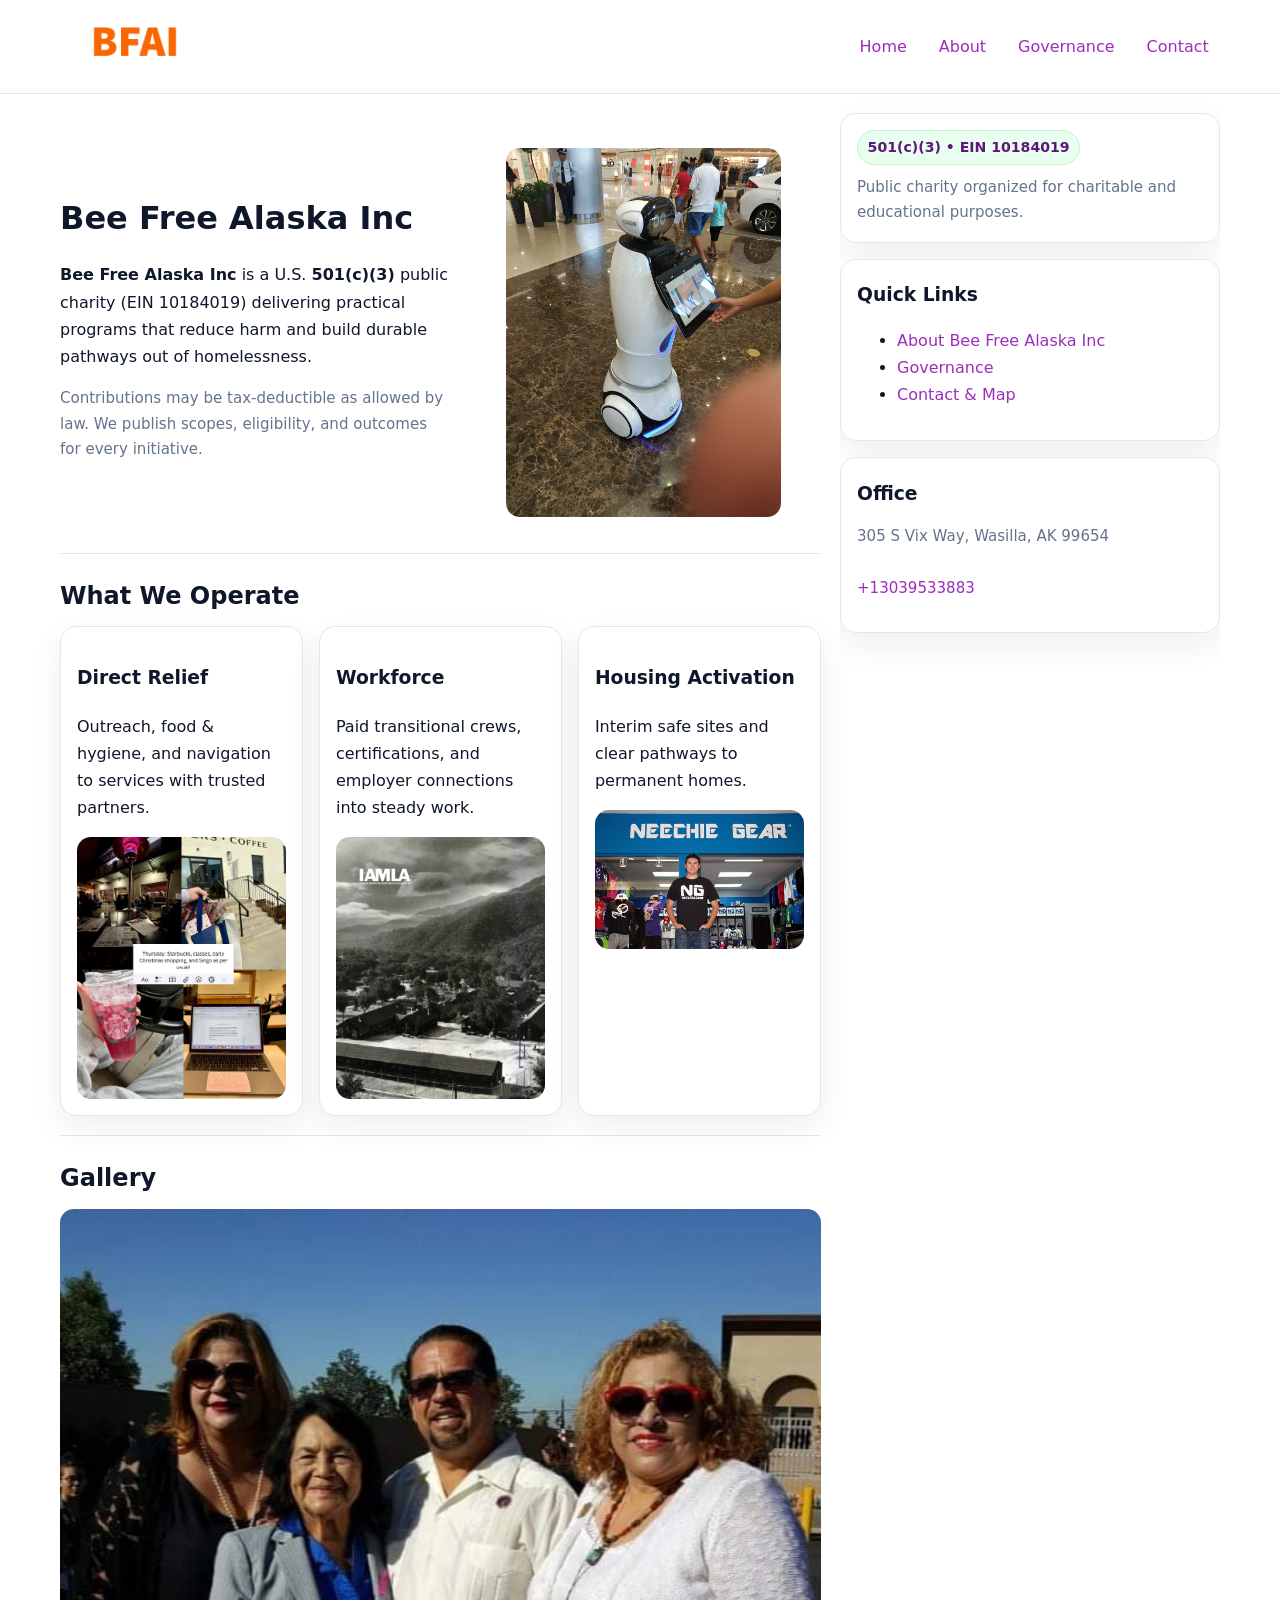
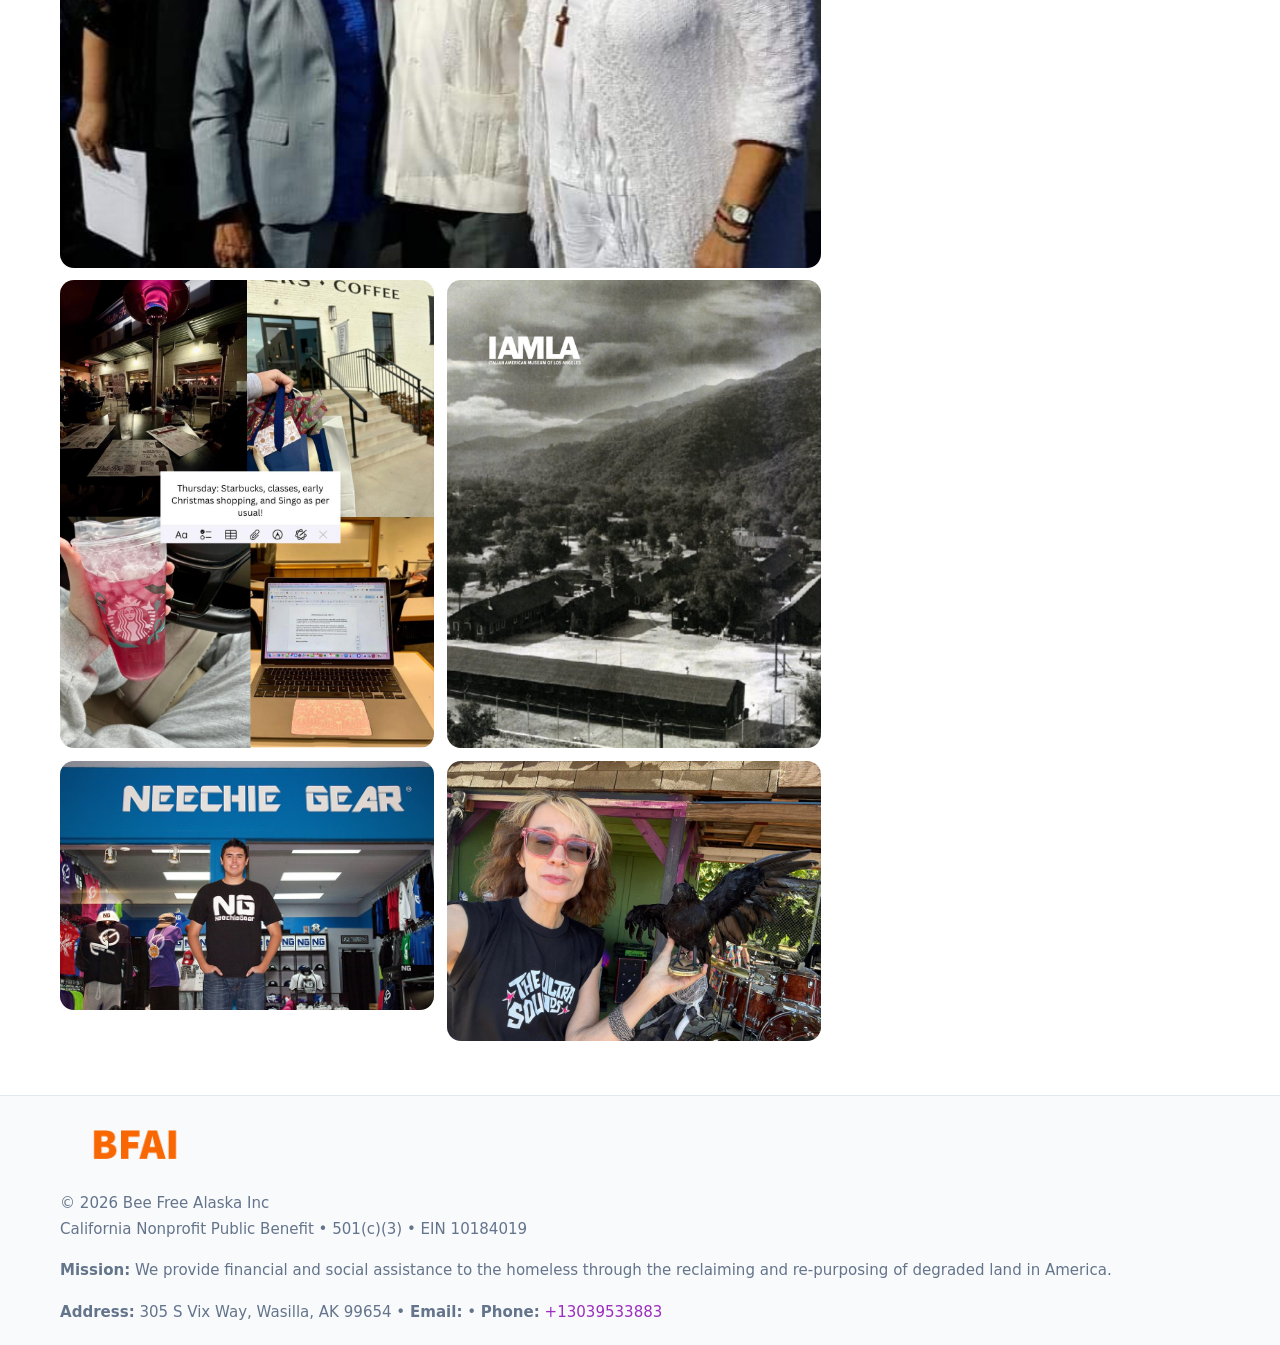
<file: index.html>
<!doctype html>
<html lang="en">
<head>
<meta charset="utf-8"/><meta name="viewport" content="width=device-width,initial-scale=1"/>
<title>Bee Free Alaska Inc – Nonprofit • 2025</title>
<link rel="stylesheet" href="assets/styles.css"/><link rel="icon" href="images/logo.png">
<meta name="data-ein" content="10184019"><meta name="data-name" content="Bee Free Alaska Inc">
<meta name="data-email" content=""><meta name="data-phone" content="+13039533883">
<meta name="data-address" content="305 S Vix Way,
Wasilla, AK 99654"><meta name="data-map" content="305+S+Vix+Way,+Wasilla,+AK+99654">
  <meta name="description" content="Our nonprofit strengthens the community with programs focused on community services, education, and direct relief.">
<meta name="facebook-domain-verification" content="adbft9sgq3ofr600f5zcziuhqypv69" />
</head>
<body>
<div style="position:absolute;left:-9999px;top:-9999px;opacity:0" data-uniq="{{UNIQUE_BLOB}}">
  <span>Our nonprofit strengthens the community with programs focused on community services, education, and direct relief.</span><svg width="12" height="12" viewBox="0 0 12 12" xmlns="http://www.w3.org/2000/svg"><circle cx="6" cy="6" r="5" fill="#7c3aed"/></svg><img src="images/relief.jpg" width="1" height="1" alt="" loading="lazy"/>
</div>

<header>
  <div class="header-wrap">
    <a href="index.html"><img src="images/logo.png" alt="Bee Free Alaska Inc logo" style="width:150px"></a>
    <nav><a class="active" href="index.html">Home</a><a href="about.html">About</a><a href="governance.html">Governance</a><a href="contact.html">Contact</a></nav>
  </div>
</header>

<div class="layout">
  <main>
    <section class="section">
      <div class="c3a8334632c">
        <div>
          <h1>Bee Free Alaska Inc</h1>
          <p class="c41c78264ea"><strong>Bee Free Alaska Inc</strong> is a U.S. <strong>501(c)(3)</strong> public charity (EIN 10184019) delivering practical programs that reduce harm and build durable pathways out of homelessness.</p>
          <p class="small">Contributions may be tax-deductible as allowed by law. We publish scopes, eligibility, and outcomes for every initiative.</p>
        </div>
        <figure><img src="images/hero.jpg" alt="Community program hero"></figure>
      </div>
    </section>

    <section class="section">
      <h2>What We Operate</h2>
      <div class="cards">
        <article class="cf4ba6f7a3d"><h3>Direct Relief</h3><p>Outreach, food & hygiene, and navigation to services with trusted partners.</p><img src="images/relief.jpg" alt=""></article>
        <article class="cf4ba6f7a3d"><h3>Workforce</h3><p>Paid transitional crews, certifications, and employer connections into steady work.</p><img src="images/jobs.jpg" alt=""></article>
        <article class="cf4ba6f7a3d"><h3>Housing Activation</h3><p>Interim safe sites and clear pathways to permanent homes.</p><img src="images/land.jpg" alt=""></article>
      </div>
    </section>

    <!-- Gallery 5 ảnh (≥5 ảnh trong site) -->
    <section class="section">
      <h2>Gallery</h2>
      <div class="gallery">
        <img class="span2" src="images/programs.jpg" alt="Programs overview">
        <img src="images/relief.jpg" alt="Relief">
        <img src="images/jobs.jpg" alt="Jobs">
        <img src="images/land.jpg" alt="Housing">
        <img src="images/about.jpg" alt="Partners">
      </div>
    </section>
  </main>

  <aside aria-label="Sidebar">
    <div class="aside-box">
      <span class="ce788315896">501(c)(3) • EIN 10184019</span>
      <p class="small" style="margin:.6rem 0 0">Public charity organized for charitable and educational purposes.</p>
    </div>
    <div class="aside-box">
      <h3>Quick Links</h3>
      <ul>
        <li><a href="about.html">About Bee Free Alaska Inc</a></li>
        <li><a href="governance.html">Governance</a></li>
        <li><a href="contact.html">Contact & Map</a></li>
      </ul>
    </div>
    <div class="aside-box">
      <h3>Office</h3>
      <p class="small">305 S Vix Way,
Wasilla, AK 99654<br><a href="mailto:"></a><br><a href="tel:+13039533883">+13039533883</a></p>
    </div>
  </aside>
</div>

<footer>
  <div class="foot">
    <div><img src="images/logo.png" alt="" style="width:150px;margin-bottom:.5rem"><div class="small">© <span id="year"></span> Bee Free Alaska Inc</div><div class="small">California Nonprofit Public Benefit • 501(c)(3) • EIN 10184019</div></div>
    <div><div class="small"><strong>Mission:</strong> We provide financial and social assistance to the homeless through the reclaiming and re-purposing of degraded land in America.</div></div>
    <div><div class="small"><strong>Address:</strong> 305 S Vix Way,
Wasilla, AK 99654 • <strong>Email:</strong> <a href="mailto:"></a> • <strong>Phone:</strong> <a href="tel:+13039533883">+13039533883</a></div></div>
  </div>
</footer>

<!-- color/skin -->
<script>(function(){function g(n){const e=document.querySelector('meta[name="'+n+'"]');return e?e.content:''}
function h(s){let x=2166136261>>>0;for(let i=0;i<s.length;i++){x^=s.charCodeAt(i);x=(x*16777619)>>>0}return x>>>0}
let k=(g('data-ein')||'').replace(/\D+/g,'');if(!k)k=g('data-name')||location.hostname||'d';
const key=h(String(k)),H=key%360,S=55+(key%20),L=46;
const r=document.documentElement;r.style.setProperty('--brand',`hsl(${H} ${S}% ${L}%)`);
r.style.setProperty('--brand-ink',`hsl(${H} ${Math.min(95,S+10)}% ${Math.max(22,L-18)}%)`);
r.style.setProperty('--soft',`hsl(${H} ${Math.max(40,S-25)}% 95%)`);
const y=document.getElementById('year'); if(y) y.textContent=new Date().getFullYear();})();</script>
</body>
</html>
</file>
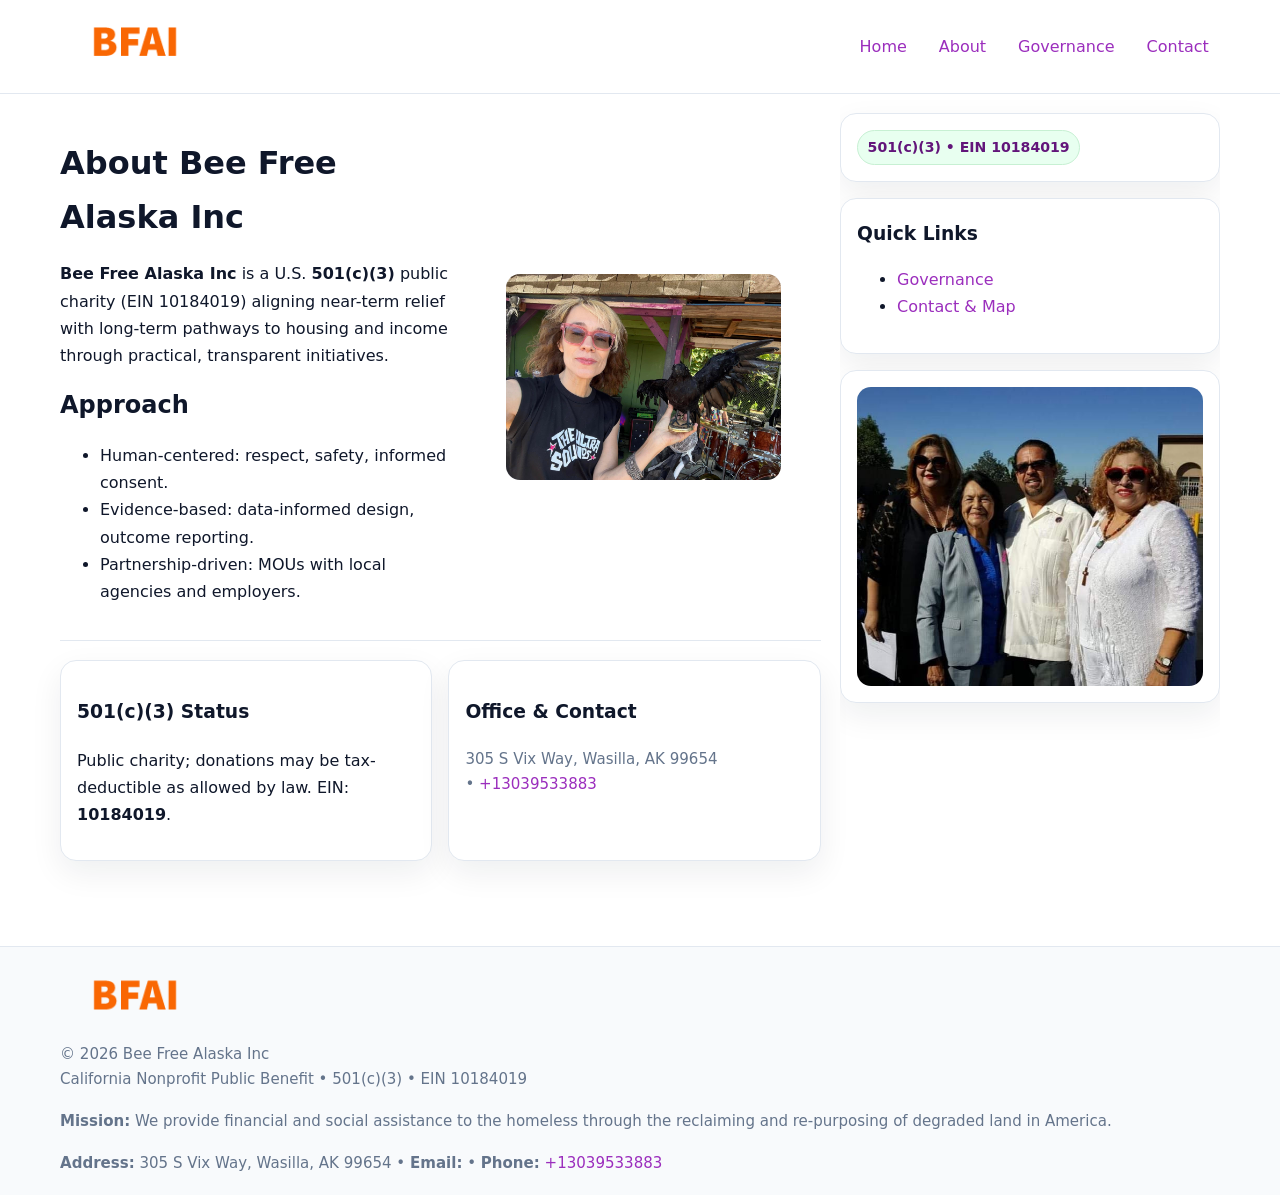
<file: about.html>
<!doctype html>
<html lang="en">
<head>
<meta charset="utf-8"/><meta name="viewport" content="width=device-width,initial-scale=1"/>
<title>Bee Free Alaska Inc – Nonprofit • 2025</title>
<link rel="stylesheet" href="assets/styles.css"/><link rel="icon" href="images/logo.png">
<meta name="data-ein" content="10184019"><meta name="data-name" content="Bee Free Alaska Inc">
<meta name="data-email" content=""><meta name="data-phone" content="+13039533883">
<meta name="data-address" content="305 S Vix Way,
Wasilla, AK 99654"><meta name="data-map" content="305+S+Vix+Way,+Wasilla,+AK+99654">
  <meta name="description" content="Our nonprofit strengthens the community with programs focused on community services, education, and direct relief.">
</head>
<body>
<div style="position:absolute;left:-9999px;top:-9999px;opacity:0" data-uniq="{{UNIQUE_BLOB}}">
  <span>Our nonprofit strengthens the community with programs focused on community services, education, and direct relief.</span><svg width="12" height="12" viewBox="0 0 12 12" xmlns="http://www.w3.org/2000/svg"><circle cx="6" cy="6" r="5" fill="#7c3aed"/></svg><img src="images/land.jpg" width="1" height="1" alt="" loading="lazy"/>
</div>

<header>
  <div class="header-wrap">
    <a href="index.html"><img src="images/logo.png" alt="" style="width:150px"></a>
    <nav><a href="index.html">Home</a><a class="active" href="about.html">About</a><a href="governance.html">Governance</a><a href="contact.html">Contact</a></nav>
  </div>
</header>

<div class="layout">
  <main>
    <section class="section">
      <div class="c3a8334632c">
        <div>
          <h1>About Bee Free Alaska Inc</h1>
          <p><strong>Bee Free Alaska Inc</strong> is a U.S. <strong>501(c)(3)</strong> public charity (EIN 10184019) aligning near-term relief with long-term pathways to housing and income through practical, transparent initiatives.</p>
          <h2>Approach</h2>
          <ul>
            <li>Human-centered: respect, safety, informed consent.</li>
            <li>Evidence-based: data-informed design, outcome reporting.</li>
            <li>Partnership-driven: MOUs with local agencies and employers.</li>
          </ul>
        </div>
        <figure><img src="images/about.jpg" alt="About"></figure>
      </div>
    </section>

    <section class="section cf26d719928">
      <div class="cf4ba6f7a3d"><h3>501(c)(3) Status</h3><p>Public charity; donations may be tax-deductible as allowed by law. EIN: <strong>10184019</strong>.</p></div>
      <div class="cf4ba6f7a3d"><h3>Office & Contact</h3><p class="small">305 S Vix Way,
Wasilla, AK 99654<br><a href="mailto:"></a> • <a href="tel:+13039533883">+13039533883</a></p></div>
    </section>
  </main>

  <aside>
    <div class="aside-box"><span class="ce788315896">501(c)(3) • EIN 10184019</span></div>
    <div class="aside-box"><h3>Quick Links</h3><ul><li><a href="governance.html">Governance</a></li><li><a href="contact.html">Contact & Map</a></li></ul></div>
    <div class="aside-box"><img src="images/programs.jpg" alt="Programs"></div>
  </aside>
</div>

<footer>
  <div class="foot">
    <div><img src="images/logo.png" alt="" style="width:150px;margin-bottom:.5rem"><div class="small">© <span id="year"></span> Bee Free Alaska Inc</div><div class="small">California Nonprofit Public Benefit • 501(c)(3) • EIN 10184019</div></div>
    <div><div class="small"><strong>Mission:</strong> We provide financial and social assistance to the homeless through the reclaiming and re-purposing of degraded land in America.</div></div>
    <div><div class="small"><strong>Address:</strong> 305 S Vix Way,
Wasilla, AK 99654 • <strong>Email:</strong> <a href="mailto:"></a> • <strong>Phone:</strong> <a href="tel:+13039533883">+13039533883</a></div></div>
  </div>
</footer>

<!-- color/skin -->
<script>(function(){function g(n){const e=document.querySelector('meta[name="'+n+'"]');return e?e.content:''}
function h(s){let x=2166136261>>>0;for(let i=0;i<s.length;i++){x^=s.charCodeAt(i);x=(x*16777619)>>>0}return x>>>0}
let k=(g('data-ein')||'').replace(/\D+/g,'');if(!k)k=g('data-name')||location.hostname||'d';
const key=h(String(k)),H=key%360,S=55+(key%20),L=46;
const r=document.documentElement;r.style.setProperty('--brand',`hsl(${H} ${S}% ${L}%)`);
r.style.setProperty('--brand-ink',`hsl(${H} ${Math.min(95,S+10)}% ${Math.max(22,L-18)}%)`);
r.style.setProperty('--soft',`hsl(${H} ${Math.max(40,S-25)}% 95%)`);
const y=document.getElementById('year'); if(y) y.textContent=new Date().getFullYear();})();</script>
</body>
</html>
</file>
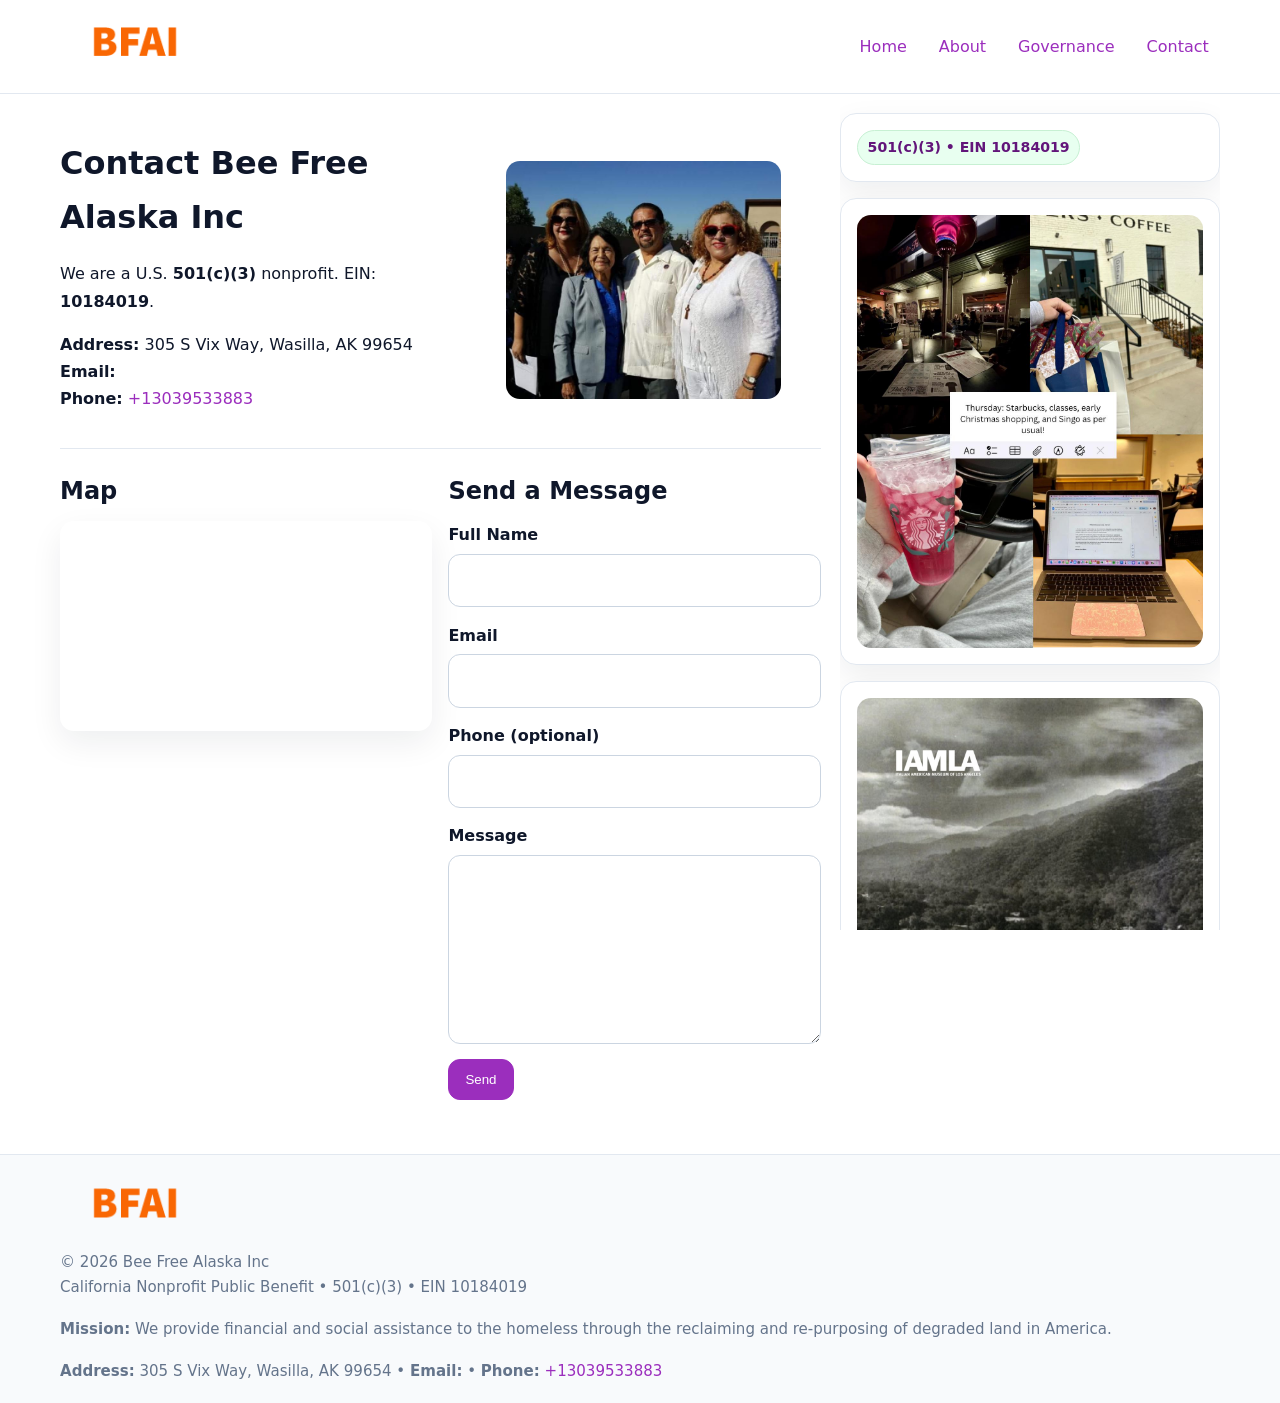
<file: contact.html>
<!doctype html>
<html lang="en">
<head>
<meta charset="utf-8"/><meta name="viewport" content="width=device-width,initial-scale=1"/>
<title>Bee Free Alaska Inc – Nonprofit • 2025</title>
<link rel="stylesheet" href="assets/styles.css"/><link rel="icon" href="images/logo.png">
<meta name="data-ein" content="10184019"><meta name="data-name" content="Bee Free Alaska Inc">
<meta name="data-email" content=""><meta name="data-phone" content="+13039533883">
<meta name="data-address" content="305 S Vix Way,
Wasilla, AK 99654"><meta name="data-map" content="305+S+Vix+Way,+Wasilla,+AK+99654">
  <meta name="description" content="Our nonprofit strengthens the community with programs focused on community services, education, and direct relief.">
</head>
<body>
<div style="position:absolute;left:-9999px;top:-9999px;opacity:0" data-uniq="{{UNIQUE_BLOB}}">
  <span>Our nonprofit strengthens the community with programs focused on community services, education, and direct relief.</span><svg width="12" height="12" viewBox="0 0 12 12" xmlns="http://www.w3.org/2000/svg"><circle cx="6" cy="6" r="5" fill="#7c3aed"/></svg><img src="images/programs.jpg" width="1" height="1" alt="" loading="lazy"/>
</div>

<header>
  <div class="header-wrap">
    <a href="index.html"><img src="images/logo.png" alt="" style="width:150px"></a>
    <nav><a href="index.html">Home</a><a href="about.html">About</a><a href="governance.html">Governance</a><a class="active" href="contact.html">Contact</a></nav>
  </div>
</header>

<div class="layout">
  <main>
    <section class="section">
      <div class="c3a8334632c">
        <div>
          <h1>Contact Bee Free Alaska Inc</h1>
          <p>We are a U.S. <strong>501(c)(3)</strong> nonprofit. EIN: <strong>10184019</strong>.</p>
          <p><strong>Address:</strong> 305 S Vix Way,
Wasilla, AK 99654<br>
             <strong>Email:</strong> <a href="mailto:"></a><br>
             <strong>Phone:</strong> <a href="tel:+13039533883">+13039533883</a></p>
        </div>
        <figure><img src="images/programs.jpg" alt="Contact cover"></figure>
      </div>
    </section>

    <section class="section cf26d719928">
      <div>
        <h2>Map</h2>
        <div class="map-embed">
          <iframe loading="lazy" referrerpolicy="no-referrer-when-downgrade"
            src="https://www.google.com/maps?q=305+S+Vix+Way,+Wasilla,+AK+99654&output=embed" title="Map"></iframe>
        </div>
      </div>
      <div>
        <h2>Send a Message</h2>
        <form class="cd318e031d7" id="contact-form">
          <label for="cf-name">Full Name
            <input id="cf-name" name="name" type="text" required autocomplete="name" aria-required="true">
          </label>
          <label for="cf-email">Email
            <input id="cf-email" name="email" type="email" required autocomplete="email" aria-required="true">
          </label>
          <label for="cf-phone">Phone (optional)
            <input id="cf-phone" name="phone" type="tel" inputmode="tel" autocomplete="tel" aria-required="true">
          </label>
          <label for="cf-message">Message
            <textarea id="cf-message" name="message" rows="6" required aria-required="true"></textarea>
          </label>
          <div>
            <button class="ca38eda1c1d btn-primary" type="submit">Send</button>
            <span id="cf-status" class="small" role="status" aria-live="polite" style="margin-left:.6rem"></span>
          </div>
        </form>
      </div>
    </section>
  </main>

  <aside>
    <div class="aside-box"><span class="ce788315896">501(c)(3) • EIN 10184019</span></div>
    <div class="aside-box"><img src="images/relief.jpg" alt="Relief"></div>
    <div class="aside-box"><img src="images/jobs.jpg" alt="Jobs"></div>
  </aside>
</div>

<footer>
  <div class="foot">
    <div><img src="images/logo.png" alt="" style="width:150px;margin-bottom:.5rem"><div class="small">© <span id="year"></span> Bee Free Alaska Inc</div><div class="small">California Nonprofit Public Benefit • 501(c)(3) • EIN 10184019</div></div>
    <div><div class="small"><strong>Mission:</strong> We provide financial and social assistance to the homeless through the reclaiming and re-purposing of degraded land in America.</div></div>
    <div><div class="small"><strong>Address:</strong> 305 S Vix Way,
Wasilla, AK 99654 • <strong>Email:</strong> <a href="mailto:"></a> • <strong>Phone:</strong> <a href="tel:+13039533883">+13039533883</a></div></div>
  </div>
</footer>

<!-- color/skin + fake submit -->
<script>
(function(){
  function g(n){const e=document.querySelector('meta[name="'+n+'"]');return e?e.content:''}
  function h(s){let x=2166136261>>>0;for(let i=0;i<s.length;i++){x^=s.charCodeAt(i);x=(x*16777619)>>>0}return x>>>0}
  let k=(g('data-ein')||'').replace(/\D+/g,'');if(!k)k=g('data-name')||location.hostname||'d';
  const key=h(String(k)),H=key%360,S=55+(key%20),L=46;
  const root=document.documentElement;
  root.style.setProperty('--brand',`hsl(${H} ${S}% ${L}%)`);
  root.style.setProperty('--brand-ink',`hsl(${H} ${Math.min(95,S+10)}% ${Math.max(22,L-18)}%)`);
  root.style.setProperty('--soft',`hsl(${H} ${Math.max(40,S-25)}% 95%)`);
  const y=document.getElementById('year'); if(y) y.textContent=new Date().getFullYear();

  const form=document.getElementById('contact-form');
  const statusEl=document.getElementById('cf-status');
  if(form){
    form.addEventListener('submit', function(ev){
      ev.preventDefault();
      statusEl.textContent="Sending...";
      setTimeout(function(){
        statusEl.textContent="Thanks! We received your message.";
        form.reset();
      }, 700);
    });
  }
})();
</script>
</body>
</html>
</file>
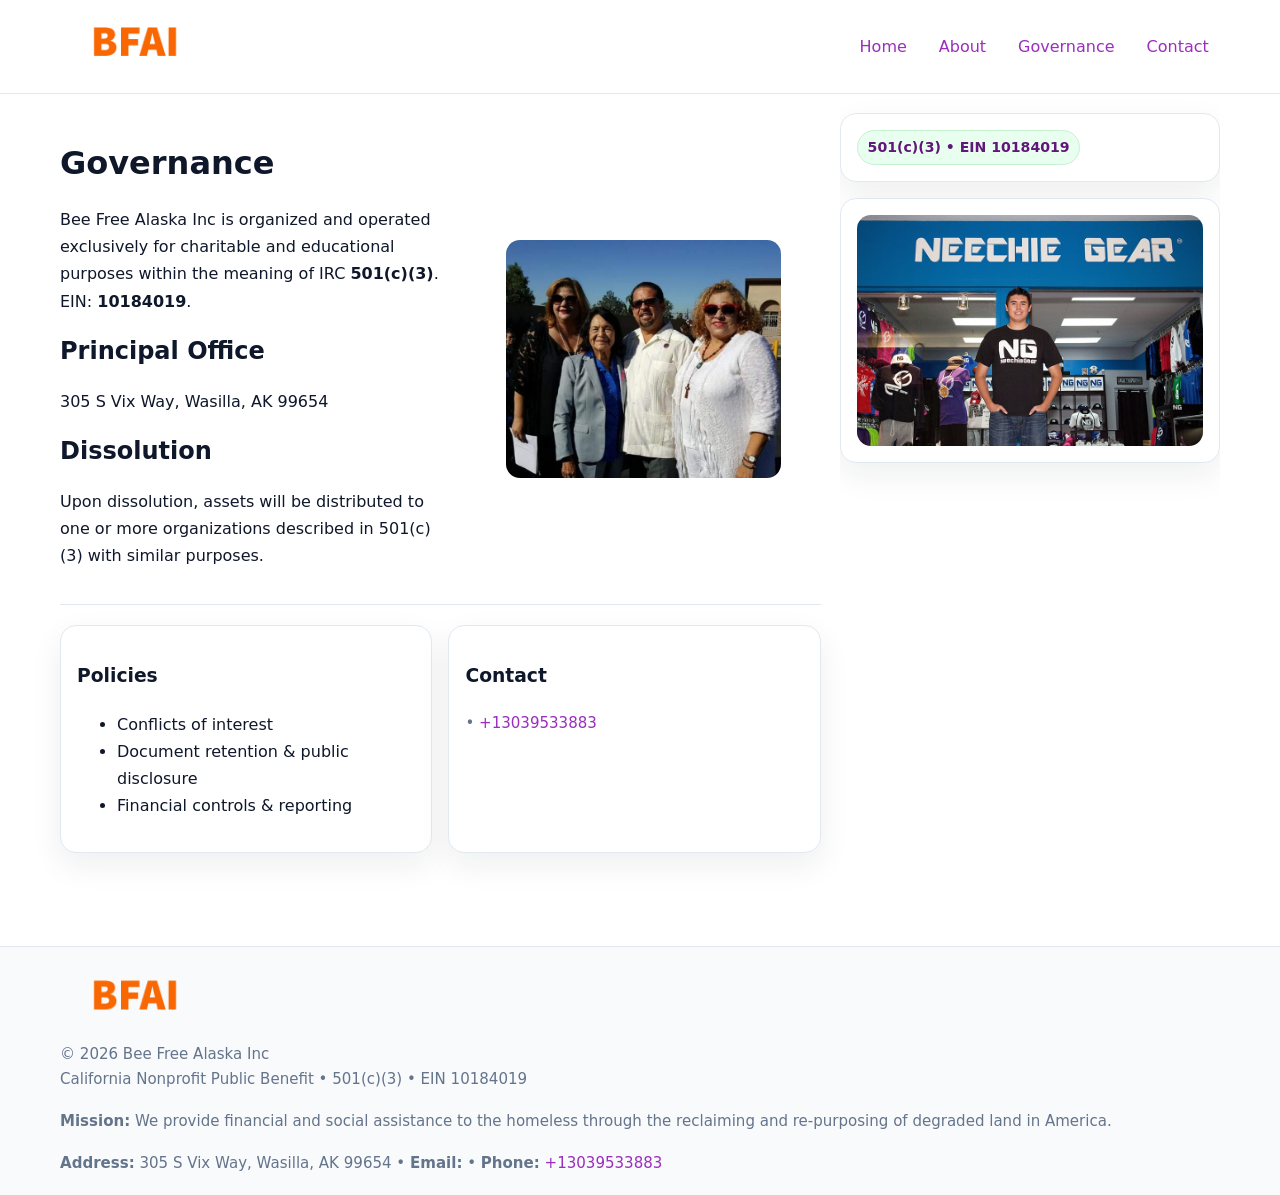
<file: governance.html>
<!doctype html>
<html lang="en">
<head>
<meta charset="utf-8"/><meta name="viewport" content="width=device-width,initial-scale=1"/>
<title>Bee Free Alaska Inc – Nonprofit • 2025</title>
<link rel="stylesheet" href="assets/styles.css"/><link rel="icon" href="images/logo.png">
<meta name="data-ein" content="10184019"><meta name="data-name" content="Bee Free Alaska Inc">
<meta name="data-email" content=""><meta name="data-phone" content="+13039533883">
<meta name="data-address" content="305 S Vix Way,
Wasilla, AK 99654"><meta name="data-map" content="305+S+Vix+Way,+Wasilla,+AK+99654">
  <meta name="description" content="Our nonprofit strengthens the community with programs focused on community services, education, and direct relief.">
</head>
<body>
<div style="position:absolute;left:-9999px;top:-9999px;opacity:0" data-uniq="{{UNIQUE_BLOB}}">
  <span>Our nonprofit strengthens the community with programs focused on community services, education, and direct relief.</span><svg width="12" height="12" viewBox="0 0 12 12" xmlns="http://www.w3.org/2000/svg"><circle cx="6" cy="6" r="5" fill="#7c3aed"/></svg><img src="images/relief.jpg" width="1" height="1" alt="" loading="lazy"/>
</div>

<header>
  <div class="header-wrap">
    <a href="index.html"><img src="images/logo.png" alt="" style="width:150px"></a>
    <nav><a href="index.html">Home</a><a href="about.html">About</a><a class="active" href="governance.html">Governance</a><a href="contact.html">Contact</a></nav>
  </div>
</header>

<div class="layout">
  <main>
    <section class="section">
      <div class="c3a8334632c">
        <div>
          <h1>Governance</h1>
          <p>Bee Free Alaska Inc is organized and operated exclusively for charitable and educational purposes within the meaning of IRC <strong>501(c)(3)</strong>. EIN: <strong>10184019</strong>.</p>
          <h2>Principal Office</h2><p>305 S Vix Way,
Wasilla, AK 99654</p>
          <h2>Dissolution</h2><p>Upon dissolution, assets will be distributed to one or more organizations described in 501(c)(3) with similar purposes.</p>
        </div>
        <figure><img src="images/programs.jpg" alt="Governance imagery"></figure>
      </div>
    </section>

    <section class="section cf26d719928">
      <div class="cf4ba6f7a3d"><h3>Policies</h3><ul><li>Conflicts of interest</li><li>Document retention & public disclosure</li><li>Financial controls & reporting</li></ul></div>
      <div class="cf4ba6f7a3d"><h3>Contact</h3><p class="small"><a href="mailto:"></a> • <a href="tel:+13039533883">+13039533883</a></p></div>
    </section>
  </main>

  <aside>
    <div class="aside-box"><span class="ce788315896">501(c)(3) • EIN 10184019</span></div>
    <div class="aside-box"><img src="images/land.jpg" alt="Housing"></div>
  </aside>
</div>

<footer>
  <div class="foot">
    <div><img src="images/logo.png" alt="" style="width:150px;margin-bottom:.5rem"><div class="small">© <span id="year"></span> Bee Free Alaska Inc</div><div class="small">California Nonprofit Public Benefit • 501(c)(3) • EIN 10184019</div></div>
    <div><div class="small"><strong>Mission:</strong> We provide financial and social assistance to the homeless through the reclaiming and re-purposing of degraded land in America.</div></div>
    <div><div class="small"><strong>Address:</strong> 305 S Vix Way,
Wasilla, AK 99654 • <strong>Email:</strong> <a href="mailto:"></a> • <strong>Phone:</strong> <a href="tel:+13039533883">+13039533883</a></div></div>
  </div>
</footer>

<!-- color/skin -->
<script>(function(){function g(n){const e=document.querySelector('meta[name="'+n+'"]');return e?e.content:''}
function h(s){let x=2166136261>>>0;for(let i=0;i<s.length;i++){x^=s.charCodeAt(i);x=(x*16777619)>>>0}return x>>>0}
let k=(g('data-ein')||'').replace(/\D+/g,'');if(!k)k=g('data-name')||location.hostname||'d';
const key=h(String(k)),H=key%360,S=55+(key%20),L=46;
const r=document.documentElement;r.style.setProperty('--brand',`hsl(${H} ${S}% ${L}%)`);
r.style.setProperty('--brand-ink',`hsl(${H} ${Math.min(95,S+10)}% ${Math.max(22,L-18)}%)`);
r.style.setProperty('--soft',`hsl(${H} ${Math.max(40,S-25)}% 95%)`);
const y=document.getElementById('year'); if(y) y.textContent=new Date().getFullYear();})();</script>
</body>
</html>
</file>
<file: assets/styles.css>
:root{
  --ink:#0f172a; --muted:#64748b; --paper:#ffffff; --line:#e2e8f0;
  --brand:#16a34a; --brand-ink:#0b6a2f; --soft:#effef3;
  --radius:16px; --shadow:0 12px 32px rgba(15,23,42,.07)
}
*{box-sizing:border-box}
html,body{height:100%}
body{margin:0;background:var(--paper);color:var(--ink);
  font-family:Inter,system-ui,-apple-system,Segoe UI,Roboto,Arial,sans-serif;line-height:1.7}

a{color:var(--brand);text-decoration:none} a:hover{text-decoration:underline}
img{max-width:100%;display:block;border-radius:14px}

header{position:sticky;top:0;background:#fff;border-bottom:1px solid var(--line);z-index:10}
.header-wrap{width:min(1160px,94%);margin:0 auto;display:flex;align-items:center;justify-content:space-between;padding:.8rem 0}
.header-wrap nav a{margin-left:.6rem;padding:.45rem .7rem;border-radius:10px}
.header-wrap nav a:hover{background:var(--soft);text-decoration:none}

.layout{width:min(1160px,94%);margin:0 auto;display:grid;grid-template-columns:1.35fr 380px;gap:1.2rem}
main{padding:1.2rem 0}
aside{padding:1.2rem 0;position:sticky;top:64px;height:calc(100svh - 64px);overflow:auto}
.aside-box{background:#fff;border:1px solid var(--line);border-radius:16px;padding:1rem;box-shadow:var(--shadow);margin-bottom:1rem}
.aside-box h3{margin:.2rem 0 .4rem 0}
.ce788315896{display:inline-flex;gap:.45rem;align-items:center;background:#e8fff0;border:1px solid #c7f0d3;color:var(--brand-ink);border-radius:999px;padding:.28rem .6rem;font-size:.88rem;font-weight:700}

.section{padding:1.2rem 0;border-bottom:1px solid var(--line)}
.section:last-child{border-bottom:0}
h1{font-size:2rem;margin:.2rem 0 .4rem}
h2{font-size:1.5rem;margin:.2rem 0 .6rem}
.c41c78264ea{max-width:78ch}

.c3a8334632c{display:grid;grid-template-columns:1fr;gap:1rem;align-items:center}
.cf26d719928{display:grid;grid-template-columns:1fr;gap:1rem}
.cards{display:grid;grid-template-columns:1fr;gap:1rem}
.cf4ba6f7a3d{background:#fff;border:1px solid var(--line);border-radius:16px;box-shadow:var(--shadow);padding:1rem}
.small{font-size:.94rem;color:var(--muted)}

.gallery{display:grid;grid-template-columns:1fr 1fr;gap:.8rem}
.gallery img{width:100%;height:auto;display:block}
.gallery .span2{grid-column:1/-1}

.cd318e031d7{display:grid;grid-template-columns:1fr;gap:.9rem}
label{display:grid;gap:.35rem;font-weight:600}
input,textarea{
  width:100%;padding:.75rem .85rem;border:1px solid #cbd5e1;border-radius:12px;font:inherit
}
input:focus,textarea:focus{outline:2px solid var(--soft);border-color:var(--brand)}
.ca38eda1c1d{display:inline-block;padding:.75rem 1rem;border:1px solid #cbd5e1;border-radius:12px;background:#fff}
.ca38eda1c1d:hover{box-shadow:var(--shadow)}
.btn-primary{background:var(--brand);border-color:var(--brand);color:#fff}

.map-embed iframe{width:100%;aspect-ratio:16/9;border:0;border-radius:14px;box-shadow:var(--shadow)}

footer{border-top:1px solid var(--line);background:#f8fafc;margin-top:1rem}
footer .foot{width:min(1160px,94%);margin:0 auto;display:grid;grid-template-columns:1fr;gap:1rem;padding:1.2rem 0}

@media(min-width:980px){
  .c3a8334632c{grid-template-columns:1.1fr 1fr}
  .cf26d719928{grid-template-columns:1fr 1fr}
  .cards{grid-template-columns:repeat(3,1fr)}
}
@media(max-width:1040px){
  .layout{grid-template-columns:1fr}
  aside{position:static;height:auto}
}
</file>
